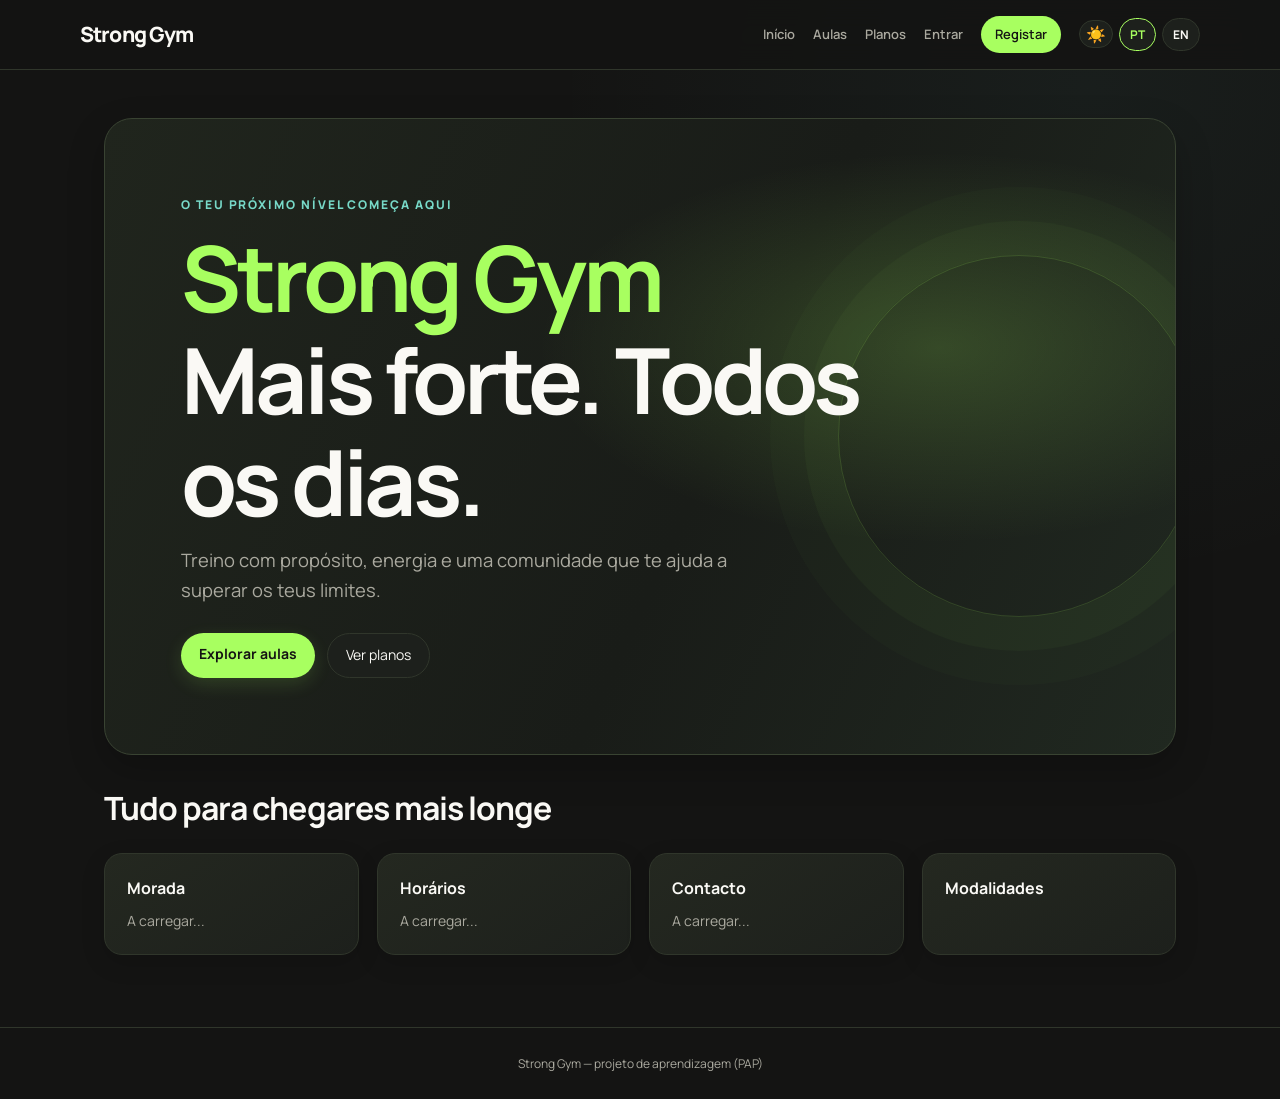
<file: frontend/index.html>
<!doctype html>
<html lang="pt">
<head>
<meta charset="utf-8">
<meta name="viewport" content="width=device-width, initial-scale=1">
<title>Strong Gym</title>
<link rel="stylesheet" href="css/style.css">
<script src="js/traducoes.js"></script>
</head>
<body>
<header class="topbar">
  <a href="index.html" class="logo">Strong Gym</a>
  <nav class="menu">
    <a href="index.html">Início</a>
    <a href="aulas.html">Aulas</a>
    <a href="planos.html">Planos</a>
    <span id="navbar-sessao"></span>
  </nav>
</header>

<main class="container">
  <section class="hero">
    <span class="eyebrow">O teu próximo nível começa aqui</span>
    <h1><span id="nome-ginasio">Strong Gym</span><br>Mais forte. Todos os dias.</h1>
    <p class="subtitle">Treino com propósito, energia e uma comunidade que te ajuda a superar os teus limites.</p>
    <div class="hero-actions">
      <a href="aulas.html" class="btn-primary">Explorar aulas</a>
      <a href="planos.html" class="btn-secondary">Ver planos</a>
    </div>
  </section>

  <h2 class="section-heading">Tudo para chegares mais longe</h2>
  <section class="info-grid">
    <div class="card">
      <h3>Morada</h3>
      <p id="info-morada">A carregar...</p>
    </div>
    <div class="card">
      <h3>Horários</h3>
      <p id="info-horarios">A carregar...</p>
    </div>
    <div class="card">
      <h3>Contacto</h3>
      <p id="info-contacto">A carregar...</p>
    </div>
    <div class="card">
      <h3>Modalidades</h3>
      <ul class="tags" id="info-modalidades"></ul>
    </div>
  </section>
</main>

<footer class="footer">Strong Gym — projeto de aprendizagem (PAP)</footer>

<script src="js/api.js"></script>
<script src="js/home.js"></script>
</body>
</html>
</file>
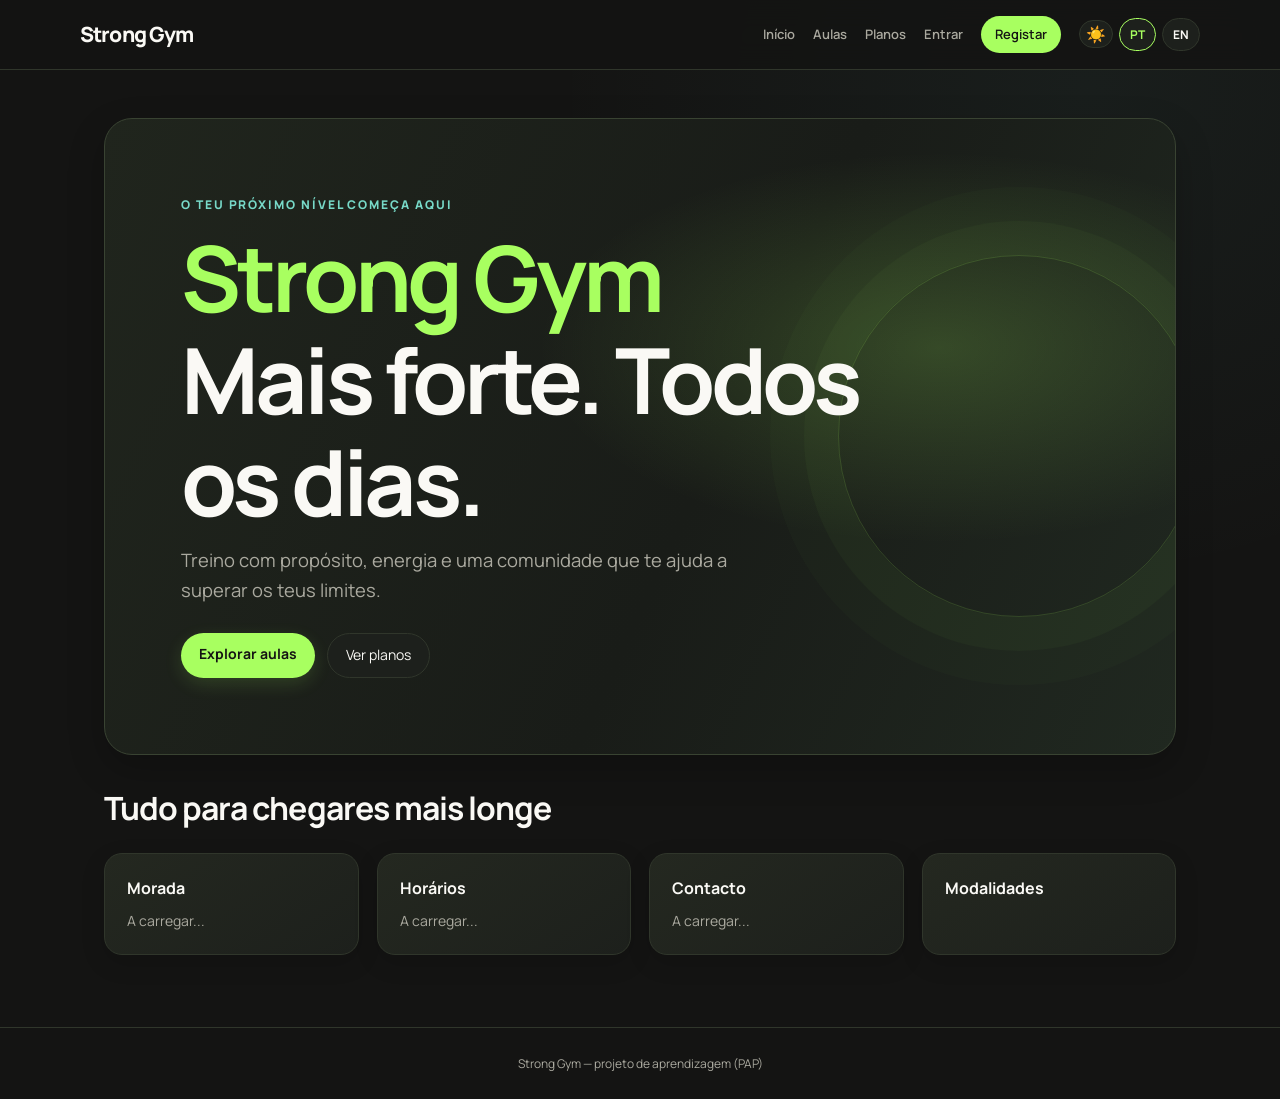
<file: frontend/admin-form.html>
<!doctype html>
<html lang="pt">
<head>
<meta charset="utf-8">
<meta name="viewport" content="width=device-width, initial-scale=1">
<title>Aula - Strong Gym</title>
<link rel="stylesheet" href="css/style.css">
<script src="js/traducoes.js"></script>
</head>
<body>
<header class="topbar">
  <a href="index.html" class="logo">Strong Gym</a>
  <nav class="menu">
    <a href="index.html">Início</a>
    <a href="aulas.html">Aulas</a>
    <a href="planos.html">Planos</a>
    <span id="navbar-sessao"></span>
  </nav>
</header>

<main class="container">
  <h1 id="titulo-form">Nova aula</h1>
  <div id="mensagem" class="flash" style="display:none"></div>

  <form class="form-auth" id="form-aula">
    <label for="nome">Nome da aula</label>
    <input type="text" id="nome" required>
    <label for="tipo">Tipo</label>
    <input type="text" id="tipo" required placeholder="ex: Cardio, Funcional, Musculação">
    <label for="instrutor">Instrutor</label>
    <input type="text" id="instrutor" required>
    <label for="sala">Sala</label>
    <input type="text" id="sala" required>
    <label for="dia_semana">Dia da semana</label>
    <input type="text" id="dia_semana" required>
    <label for="horario">Horário</label>
    <input type="text" id="horario" required placeholder="ex: 18:30">
    <label for="vagas_totais">Vagas totais</label>
    <input type="number" id="vagas_totais" min="1" value="10" required>
    <button type="submit" class="btn-primary">Guardar</button>
  </form>
</main>

<footer class="footer">Strong Gym — projeto de aprendizagem (PAP)</footer>

<script src="js/api.js"></script>
<script src="js/admin-form.js"></script>
</body>
</html>
</file>
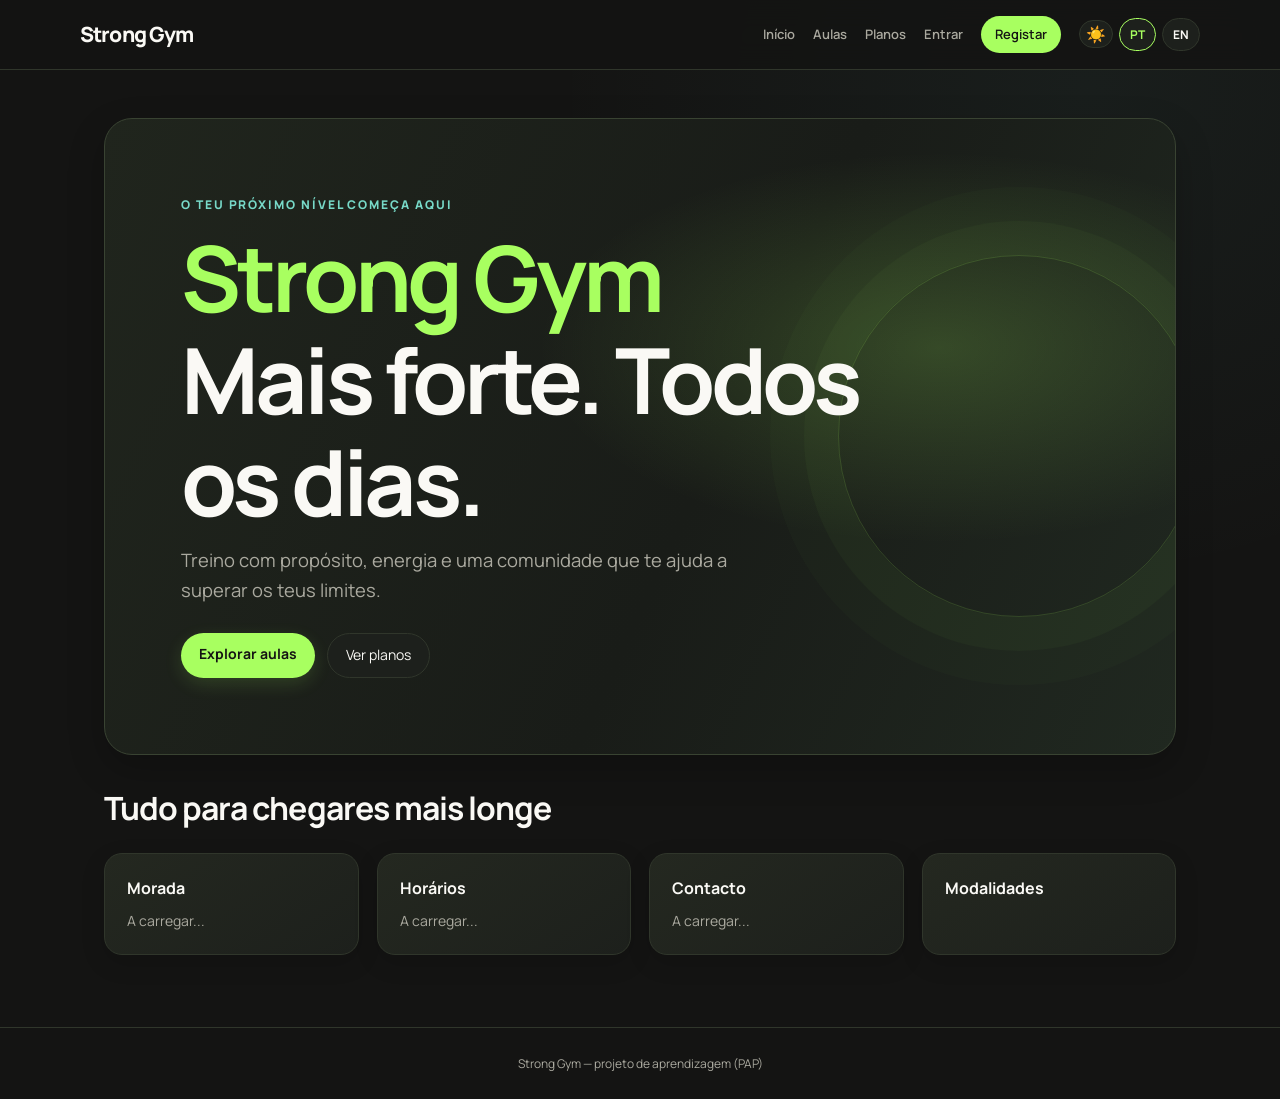
<file: frontend/admin-inscritos.html>
<!doctype html>
<html lang="pt">
<head>
<meta charset="utf-8">
<meta name="viewport" content="width=device-width, initial-scale=1">
<title>Inscritos - Strong Gym</title>
<link rel="stylesheet" href="css/style.css">
<script src="js/traducoes.js"></script>
</head>
<body>
<header class="topbar">
  <a href="index.html" class="logo">Strong Gym</a>
  <nav class="menu">
    <a href="index.html">Início</a>
    <a href="aulas.html">Aulas</a>
    <a href="planos.html">Planos</a>
    <span id="navbar-sessao"></span>
  </nav>
</header>

<main class="container">
  <h1 id="titulo">Inscritos</h1>
  <table class="admin-table">
    <thead><tr><th>Nome</th><th>Email</th><th>Data da marcação</th></tr></thead>
    <tbody id="tabela-inscritos"><tr><td colspan="3">A carregar...</td></tr></tbody>
  </table>
  <p><a href="admin.html">&larr; Voltar ao painel</a></p>
</main>

<footer class="footer">Strong Gym — projeto de aprendizagem (PAP)</footer>

<script src="js/api.js"></script>
<script>
  async function carregarInscritos() {
    if (!getToken() || !isAdmin()) {
      window.location.href = "index.html";
      return;
    }
    const id = new URLSearchParams(window.location.search).get("id");
    try {
      const dados = await apiFetch(`/admin/aulas/${id}/inscritos`);
      document.getElementById("titulo").textContent = `Inscritos em "${dados.aula.nome}"`;

      const corpo = document.getElementById("tabela-inscritos");
      if (dados.inscritos.length === 0) {
        corpo.innerHTML = '<tr><td colspan="3">Ainda ninguém se inscreveu.</td></tr>';
      } else {
        corpo.innerHTML = dados.inscritos.map((i) => `
          <tr><td>${i.nome}</td><td>${i.email}</td><td>${i.data_marcacao}</td></tr>
        `).join("");
      }
    } catch (erro) {
      document.getElementById("tabela-inscritos").innerHTML =
        `<tr><td colspan="3">Erro: ${erro.message}</td></tr>`;
    }
  }
  document.addEventListener("DOMContentLoaded", carregarInscritos);
</script>
</body>
</html>
</file>
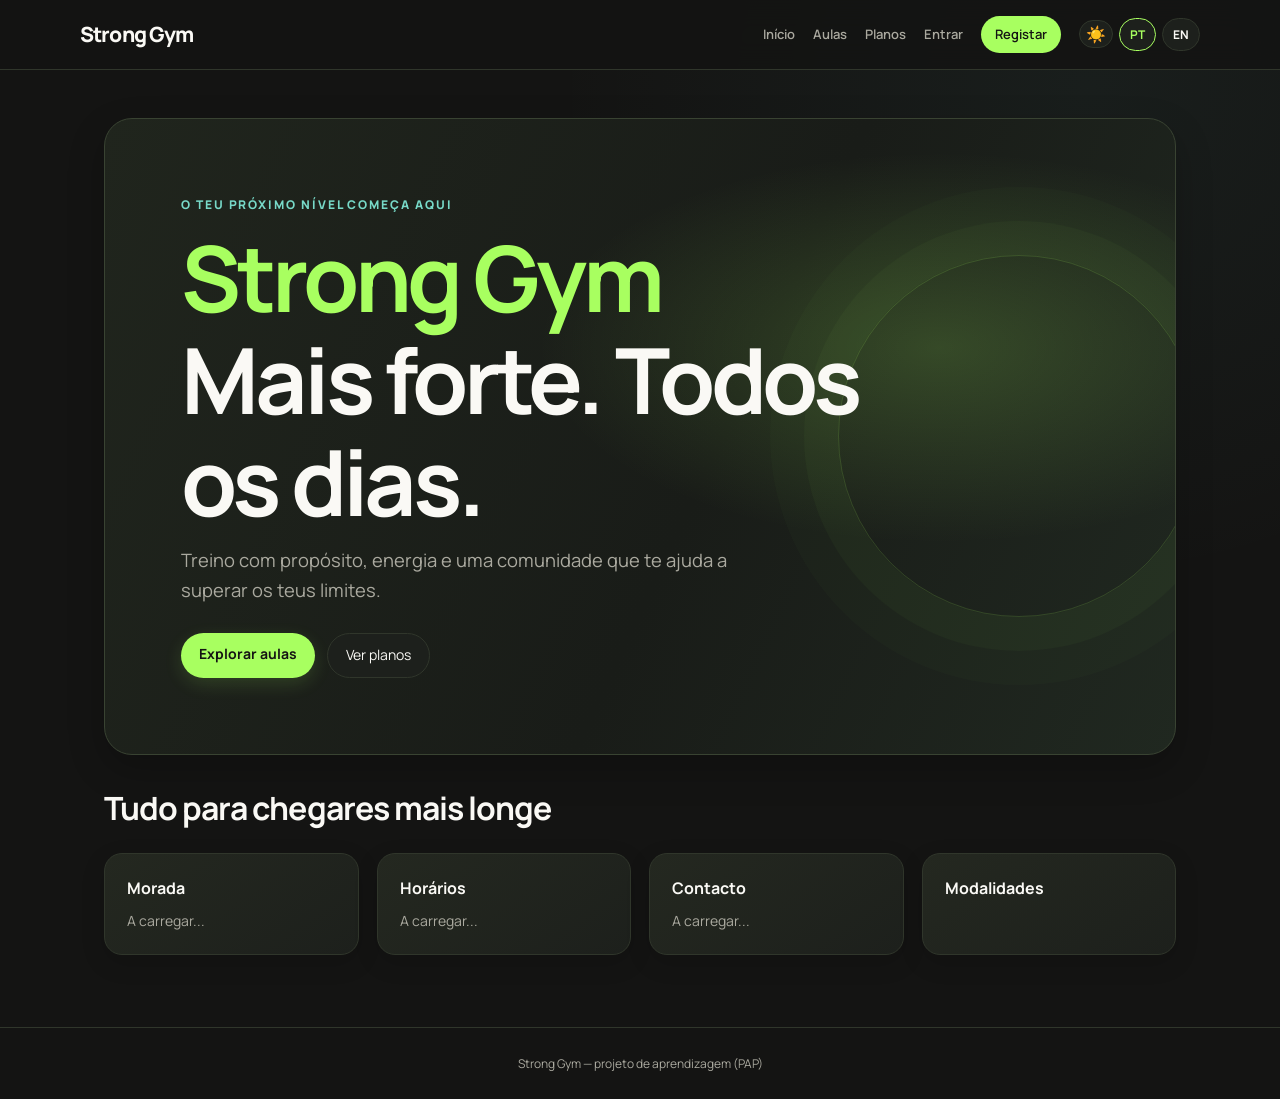
<file: frontend/admin.html>
<!doctype html>
<html lang="pt">
<head>
<meta charset="utf-8">
<meta name="viewport" content="width=device-width, initial-scale=1">
<title>Admin - Strong Gym</title>
<link rel="stylesheet" href="css/style.css">
<script src="js/traducoes.js"></script>
</head>
<body>
<header class="topbar">
  <a href="index.html" class="logo">Strong Gym</a>
  <nav class="menu">
    <a href="index.html">Início</a>
    <a href="aulas.html">Aulas</a>
    <a href="planos.html">Planos</a>
    <span id="navbar-sessao"></span>
  </nav>
</header>

<main class="container">
  <div class="admin-header">
    <h1>Painel de administrador</h1>
    <a href="admin-form.html" class="btn-primary">+ Nova aula</a>
  </div>
  <div id="mensagem" class="flash" style="display:none"></div>

  <table class="admin-table">
    <thead>
      <tr><th>Nome</th><th>Tipo</th><th>Dia</th><th>Horário</th><th>Vagas</th><th>Ações</th></tr>
    </thead>
    <tbody id="tabela-aulas">
      <tr><td colspan="6">A carregar...</td></tr>
    </tbody>
  </table>
</main>

<footer class="footer">Strong Gym — projeto de aprendizagem (PAP)</footer>

<script src="js/api.js"></script>
<script src="js/admin.js"></script>
</body>
</html>
</file>
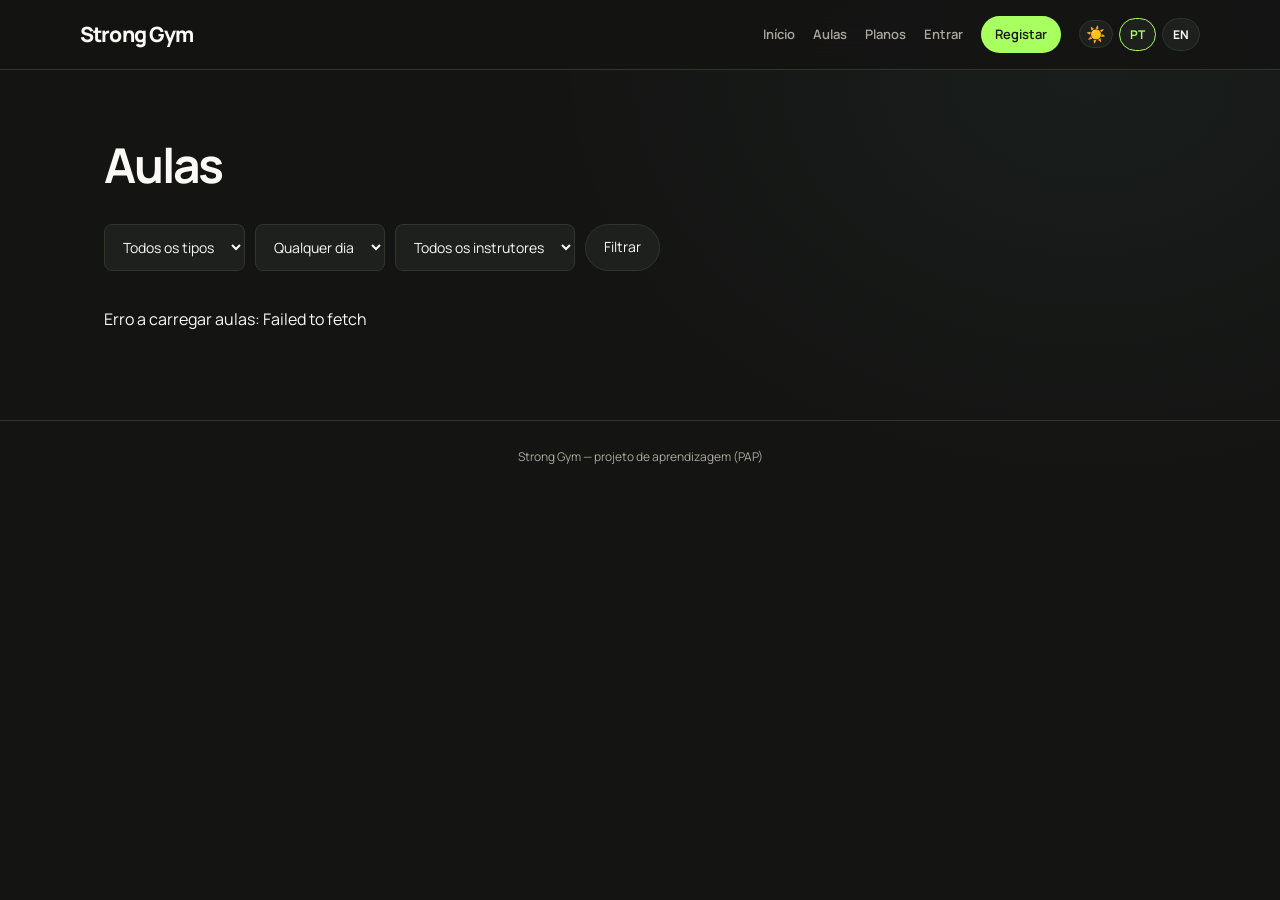
<file: frontend/aulas.html>
<!doctype html>
<html lang="pt">
<head>
<meta charset="utf-8">
<meta name="viewport" content="width=device-width, initial-scale=1">
<title>Aulas - Strong Gym</title>
<link rel="stylesheet" href="css/style.css">
<script src="js/traducoes.js"></script>
</head>
<body>
<header class="topbar">
  <a href="index.html" class="logo">Strong Gym</a>
  <nav class="menu">
    <a href="index.html">Início</a>
    <a href="aulas.html">Aulas</a>
    <a href="planos.html">Planos</a>
    <span id="navbar-sessao"></span>
  </nav>
</header>

<main class="container">
  <h1>Aulas</h1>
  <div id="mensagem" class="flash" style="display:none"></div>

  <form class="filtros" id="form-filtros">
    <select name="tipo" id="filtro-tipo"><option value="">Todos os tipos</option></select>
    <select name="dia" id="filtro-dia"><option value="">Qualquer dia</option></select>
    <select name="instrutor" id="filtro-instrutor"><option value="">Todos os instrutores</option></select>
    <button type="submit" class="btn-secondary">Filtrar</button>
  </form>

  <div class="lista-aulas" id="lista-aulas">
    <p>A carregar aulas...</p>
  </div>
</main>

<footer class="footer">Strong Gym — projeto de aprendizagem (PAP)</footer>

<script src="js/api.js"></script>
<script src="js/aulas.js"></script>
</body>
</html>
</file>
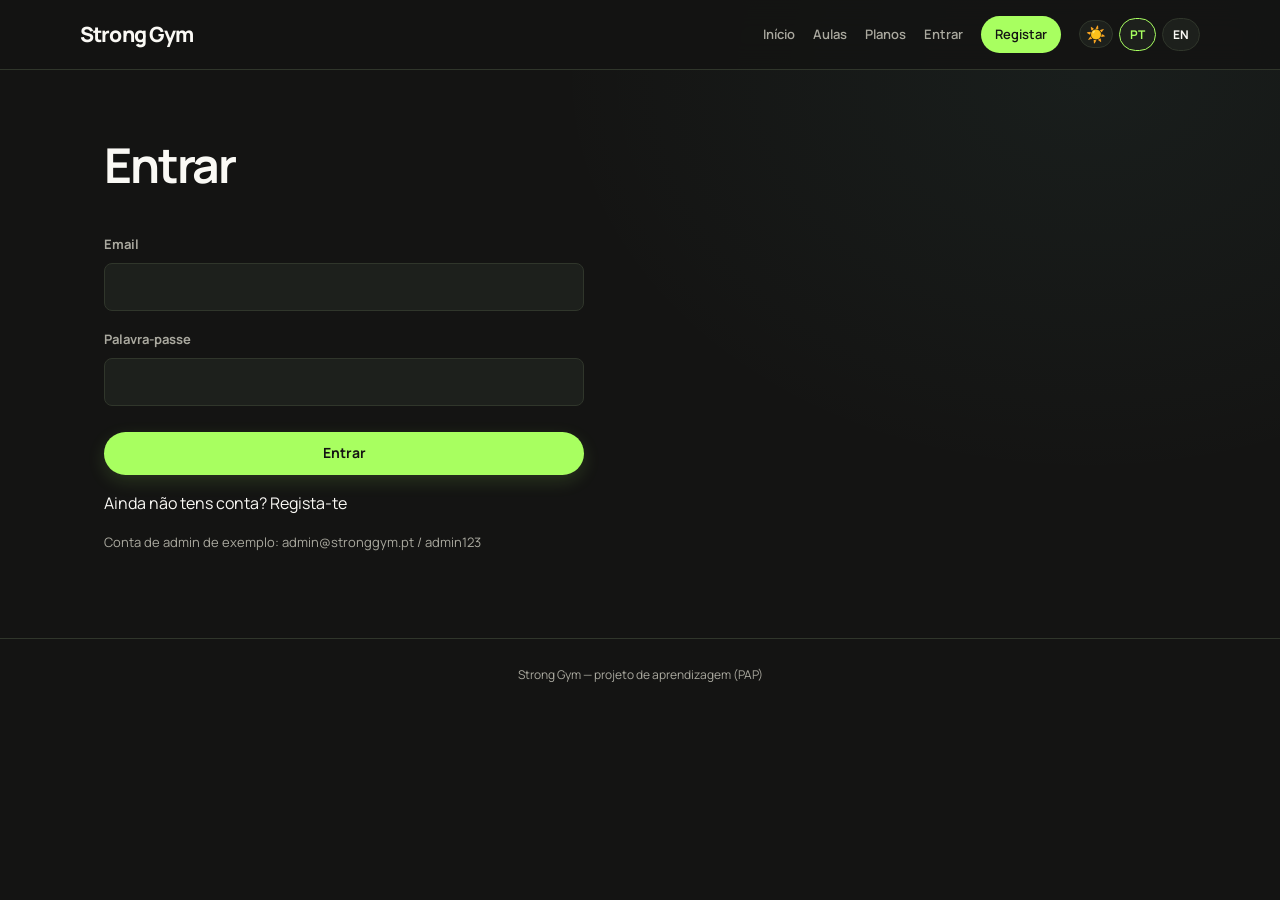
<file: frontend/login.html>
<!doctype html>
<html lang="pt">
<head>
<meta charset="utf-8">
<meta name="viewport" content="width=device-width, initial-scale=1">
<title>Entrar - Strong Gym</title>
<link rel="stylesheet" href="css/style.css">
<script src="js/traducoes.js"></script>
</head>
<body>
<header class="topbar">
  <a href="index.html" class="logo">Strong Gym</a>
  <nav class="menu">
    <a href="index.html">Início</a>
    <a href="aulas.html">Aulas</a>
    <a href="planos.html">Planos</a>
    <span id="navbar-sessao"></span>
  </nav>
</header>

<main class="container">
  <h1>Entrar</h1>
  <div id="mensagem" class="flash" style="display:none"></div>

  <form class="form-auth" id="form-login">
    <label for="email">Email</label>
    <input type="email" id="email" required>
    <label for="password">Palavra-passe</label>
    <input type="password" id="password" required>
    <button type="submit" class="btn-primary">Entrar</button>
  </form>
  <p>Ainda não tens conta? <a href="registo.html">Regista-te</a></p>
  <p class="hint">Conta de admin de exemplo: admin@stronggym.pt / admin123</p>
</main>

<footer class="footer">Strong Gym — projeto de aprendizagem (PAP)</footer>

<script src="js/api.js"></script>
<script>
  document.getElementById("form-login").addEventListener("submit", async (e) => {
    e.preventDefault();
    const email = document.getElementById("email").value;
    const password = document.getElementById("password").value;

    try {
      const resultado = await apiFetch("/login", {
        method: "POST",
        body: JSON.stringify({ email, password }),
      });
      guardarSessao(resultado.token, resultado.nome, resultado.is_admin);
      window.location.href = "index.html";
    } catch (erro) {
      mostrarMensagem(erro.message, "erro");
    }
  });
</script>
</body>
</html>
</file>
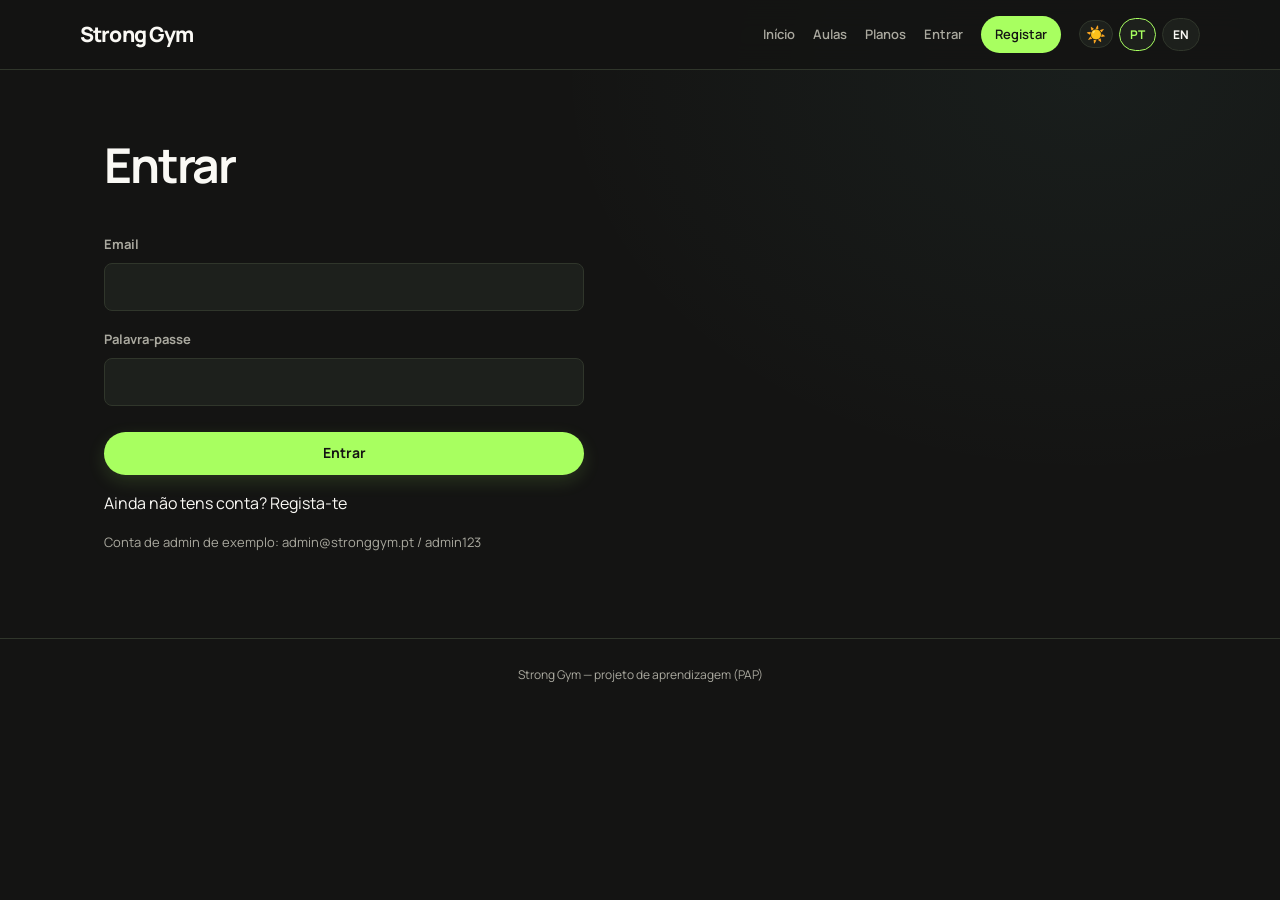
<file: frontend/myplan.html>
<!doctype html>
<html lang="pt">
<head>
<meta charset="utf-8">
<meta name="viewport" content="width=device-width, initial-scale=1">
<title>MyPlan - Strong Gym</title>
<link rel="stylesheet" href="css/style.css">
<script src="js/traducoes.js"></script>
</head>
<body>
<header class="topbar">
  <a href="index.html" class="logo">Strong Gym</a>
  <nav class="menu">
    <a href="index.html">Início</a>
    <a href="aulas.html">Aulas</a>
    <a href="planos.html">Planos</a>
    <span id="navbar-sessao"></span>
  </nav>
</header>

<main class="container">
  <span class="eyebrow">Um plano à tua medida</span>
  <h1>MyPlan</h1>
  <p class="subtitle">Partilha os teus dados e recebe uma sugestão inicial de treino e nutrição.</p>
  <div id="mensagem" class="flash" style="display:none" role="alert"></div>

  <div class="myplan-layout">
    <form class="form-auth card" id="form-myplan">
      <h2>Os teus dados</h2>
      <label for="altura">Altura (cm)</label>
      <input id="altura" name="altura" type="number" min="100" max="250" step="1" required>

      <label for="peso">Peso (kg)</label>
      <input id="peso" name="peso" type="number" min="30" max="300" step="0.1" required>

      <label for="objetivo">Objetivo</label>
      <select id="objetivo" name="objetivo" required>
        <option value="perder_peso">Perder peso</option>
        <option value="manter_forma">Manter forma</option>
        <option value="ganhar_massa_muscular">Ganhar massa muscular</option>
      </select>

      <label for="dias">Dias de treino por semana</label>
      <select id="dias" name="dias" required>
        <option value="1">1 dia</option>
        <option value="2">2 dias</option>
        <option value="3" selected>3 dias</option>
        <option value="4">4 dias</option>
        <option value="5">5 dias</option>
        <option value="6">6 dias</option>
      </select>

      <button class="btn-primary" type="submit">Gerar o meu plano</button>
      <p class="hint">As sugestões são estimativas gerais e não substituem aconselhamento profissional.</p>
    </form>

    <section class="myplan-result" id="resultado-myplan" aria-live="polite" hidden>
      <article class="card">
        <h2>Treino</h2>
        <ul class="plan-days" id="plano-treino"></ul>
      </article>
      <article class="card">
        <h2>Nutrição</h2>
        <div class="nutrition-grid">
          <div class="nutrition-stat">
            <strong id="calorias-diarias"></strong>
            <span>calorias estimadas / dia</span>
          </div>
          <div class="nutrition-stat">
            <strong id="proteina-diaria"></strong>
            <span>proteína estimada / dia</span>
          </div>
        </div>
        <p class="result-note" id="nota-nutricao"></p>
      </article>
    </section>
  </div>
</main>

<footer class="footer">Strong Gym — projeto de aprendizagem (PAP)</footer>

<script src="js/api.js"></script>
<script src="js/myplan.js"></script>
</body>
</html>
</file>
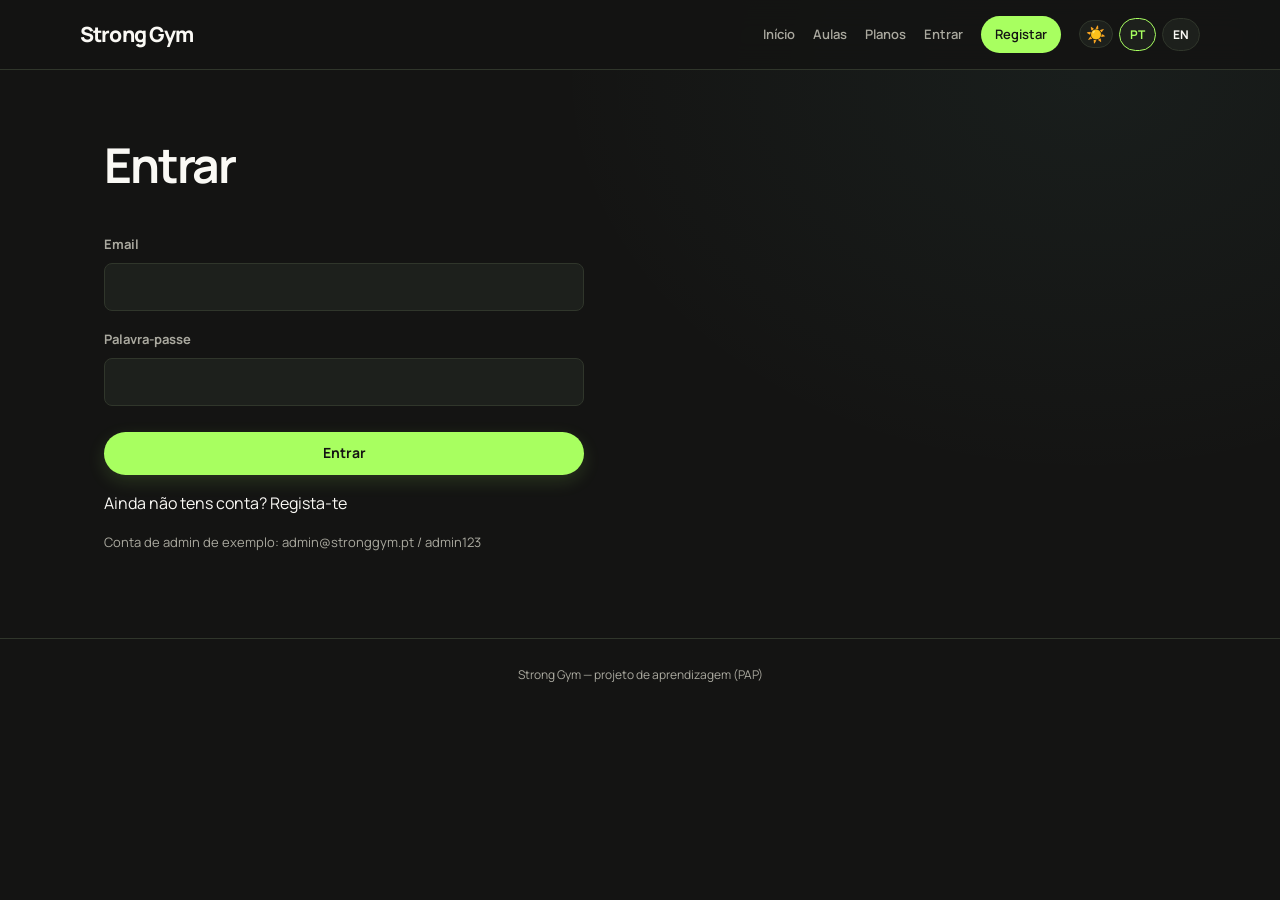
<file: frontend/perfil.html>
<!doctype html>
<html lang="pt">
<head>
<meta charset="utf-8">
<meta name="viewport" content="width=device-width, initial-scale=1">
<title>O meu perfil - Strong Gym</title>
<link rel="stylesheet" href="css/style.css">
<script src="js/traducoes.js"></script>
</head>
<body>
<header class="topbar">
  <a href="index.html" class="logo">Strong Gym</a>
  <nav class="menu">
    <a href="index.html">Início</a>
    <a href="aulas.html">Aulas</a>
    <a href="planos.html">Planos</a>
    <span id="navbar-sessao"></span>
  </nav>
</header>

<main class="container">
  <h1>O meu perfil</h1>
  <div class="card" id="dados-perfil">A carregar...</div>

  <h2>Histórico de aulas marcadas</h2>
  <div class="lista-aulas" id="historico"></div>
</main>

<footer class="footer">Strong Gym — projeto de aprendizagem (PAP)</footer>

<script src="js/api.js"></script>
<script>
  async function carregarPerfil() {
    if (!getToken()) {
      window.location.href = "login.html";
      return;
    }
    try {
      const perfil = await apiFetch("/perfil");

      document.getElementById("dados-perfil").innerHTML = `
        <p><strong>Nome:</strong> ${perfil.nome}</p>
        <p><strong>Email:</strong> ${perfil.email}</p>
        <p><strong>Plano:</strong> ${perfil.plano ? perfil.plano.nome : "Nenhum plano escolhido"}</p>
      `;

      const historico = document.getElementById("historico");
      if (perfil.historico.length === 0) {
        historico.innerHTML = "<p>Ainda não marcaste nenhuma aula.</p>";
      } else {
        historico.innerHTML = perfil.historico.map((h) => `
          <div class="card aula-card">
            <div>
              <h3>${h.nome}</h3>
              <p class="meta">${h.dia_semana} · ${h.horario} · marcado em ${h.data_marcacao}</p>
            </div>
          </div>
        `).join("");
      }
    } catch (erro) {
      document.getElementById("dados-perfil").textContent = "Erro: " + erro.message;
    }
  }
  document.addEventListener("DOMContentLoaded", carregarPerfil);
</script>
</body>
</html>
</file>
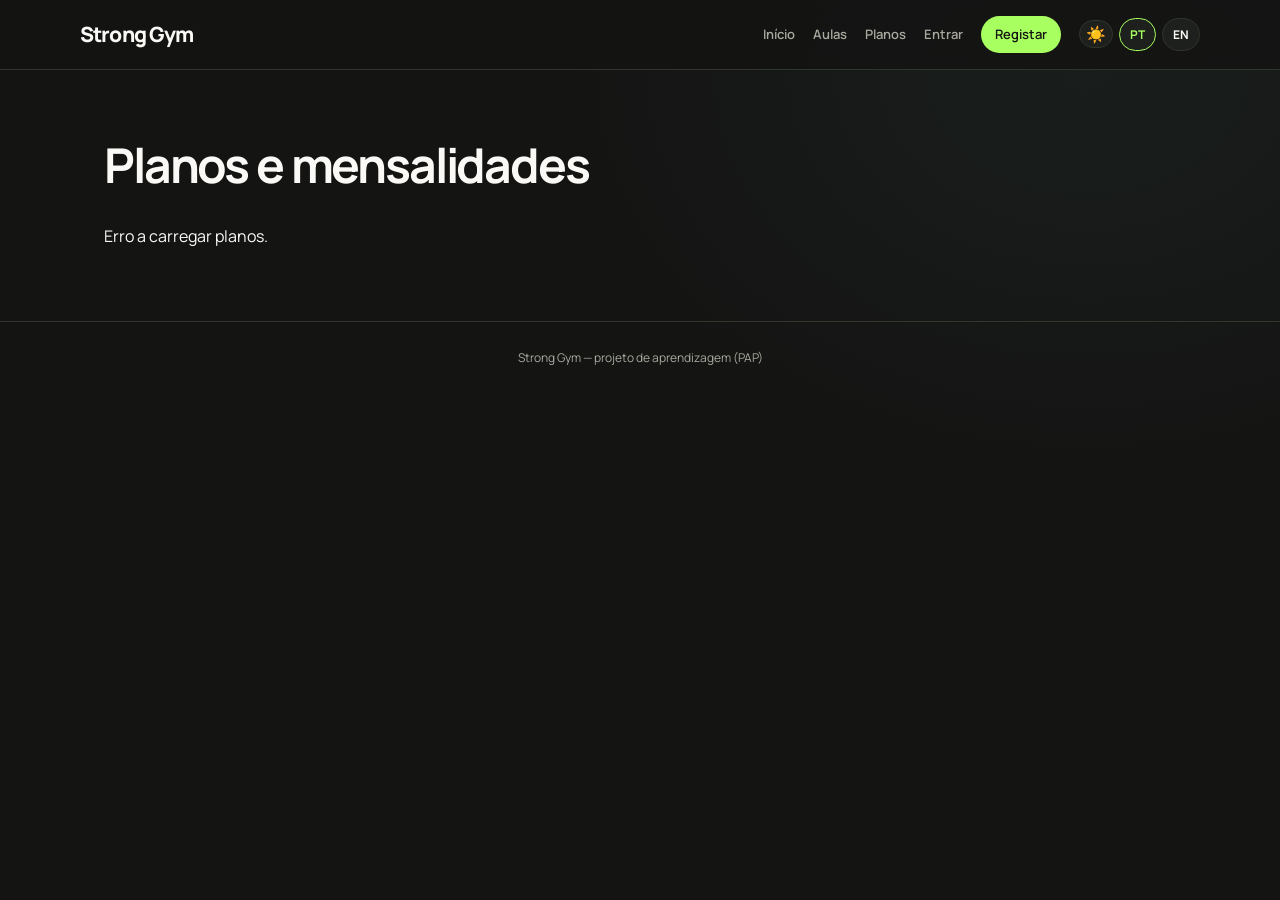
<file: frontend/planos.html>
<!doctype html>
<html lang="pt">
<head>
<meta charset="utf-8">
<meta name="viewport" content="width=device-width, initial-scale=1">
<title>Planos - Strong Gym</title>
<link rel="stylesheet" href="css/style.css">
<script src="js/traducoes.js"></script>
</head>
<body>
<header class="topbar">
  <a href="index.html" class="logo">Strong Gym</a>
  <nav class="menu">
    <a href="index.html">Início</a>
    <a href="aulas.html">Aulas</a>
    <a href="planos.html">Planos</a>
    <span id="navbar-sessao"></span>
  </nav>
</header>

<main class="container">
  <h1>Planos e mensalidades</h1>
  <div class="lista-planos" id="lista-planos">
    <p>A carregar...</p>
  </div>
</main>

<footer class="footer">Strong Gym — projeto de aprendizagem (PAP)</footer>

<script src="js/api.js"></script>
<script>
  async function carregarPlanos() {
    try {
      const planos = await apiFetch("/planos");
      const lista = document.getElementById("lista-planos");
      lista.innerHTML = planos.map((p) => `
        <div class="card plano-card">
          <h3>${p.nome}</h3>
          <p class="preco">${p.preco.toFixed(2)} €</p>
          <p>${p.descricao}</p>
        </div>
      `).join("");
    } catch (erro) {
      document.getElementById("lista-planos").innerHTML = "Erro a carregar planos.";
    }
  }
  document.addEventListener("DOMContentLoaded", carregarPlanos);
</script>
</body>
</html>
</file>
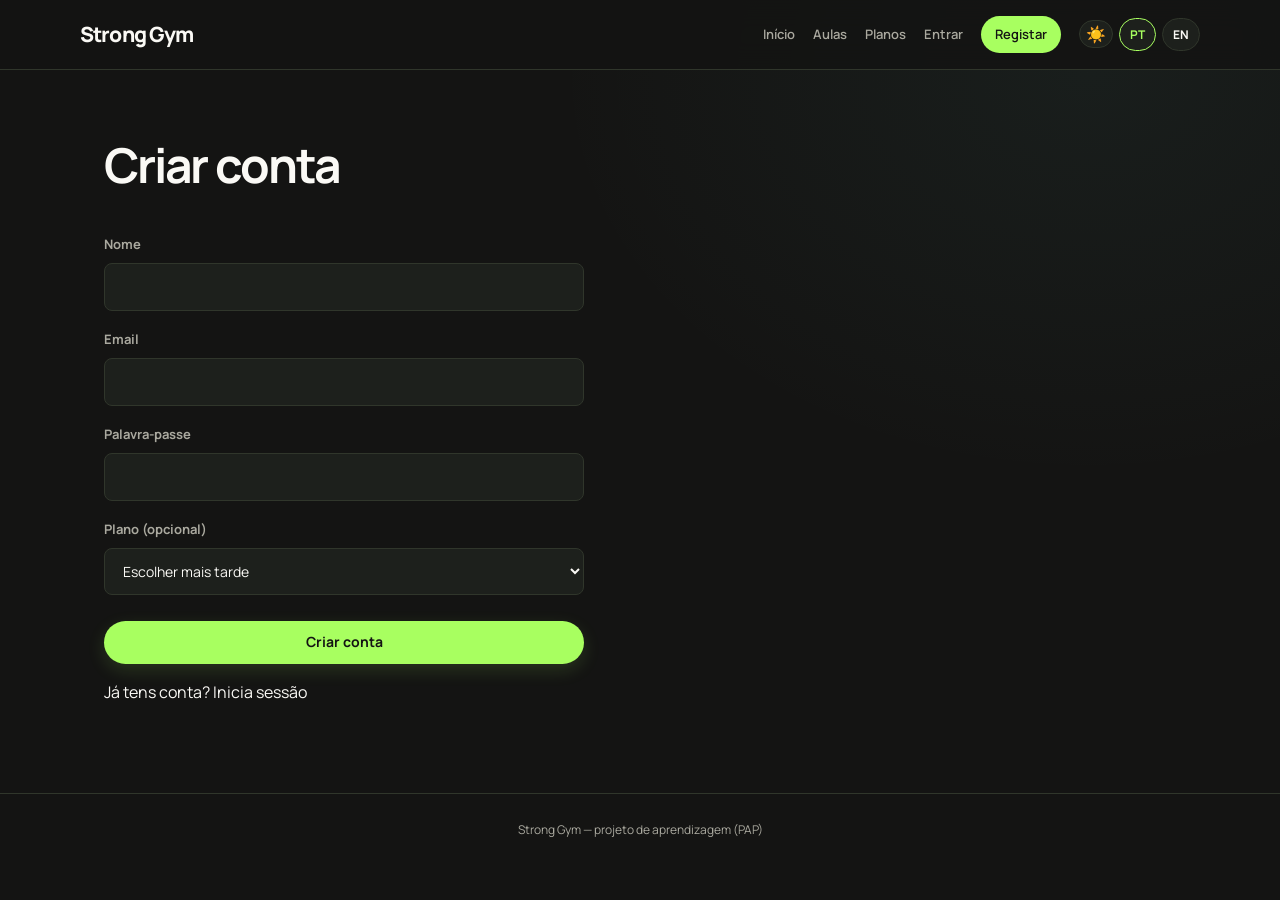
<file: frontend/registo.html>
<!doctype html>
<html lang="pt">
<head>
<meta charset="utf-8">
<meta name="viewport" content="width=device-width, initial-scale=1">
<title>Registar - Strong Gym</title>
<link rel="stylesheet" href="css/style.css">
<script src="js/traducoes.js"></script>
</head>
<body>
<header class="topbar">
  <a href="index.html" class="logo">Strong Gym</a>
  <nav class="menu">
    <a href="index.html">Início</a>
    <a href="aulas.html">Aulas</a>
    <a href="planos.html">Planos</a>
    <span id="navbar-sessao"></span>
  </nav>
</header>

<main class="container">
  <h1>Criar conta</h1>
  <div id="mensagem" class="flash" style="display:none"></div>

  <form class="form-auth" id="form-registo">
    <label for="nome">Nome</label>
    <input type="text" id="nome" required>
    <label for="email">Email</label>
    <input type="email" id="email" required>
    <label for="password">Palavra-passe</label>
    <input type="password" id="password" required minlength="6">
    <label for="plano_id">Plano (opcional)</label>
    <select id="plano_id">
      <option value="">Escolher mais tarde</option>
    </select>
    <button type="submit" class="btn-primary">Criar conta</button>
  </form>
  <p>Já tens conta? <a href="login.html">Inicia sessão</a></p>
</main>

<footer class="footer">Strong Gym — projeto de aprendizagem (PAP)</footer>

<script src="js/api.js"></script>
<script>
  async function carregarPlanosNoSelect() {
    try {
      const planos = await apiFetch("/planos");
      const select = document.getElementById("plano_id");
      planos.forEach((p) => {
        const option = document.createElement("option");
        option.value = p.id;
        option.textContent = `${p.nome} - ${p.preco.toFixed(2)} €`;
        select.appendChild(option);
      });
    } catch (erro) {
      console.error(erro);
    }
  }

  document.getElementById("form-registo").addEventListener("submit", async (e) => {
    e.preventDefault();
    const nome = document.getElementById("nome").value;
    const email = document.getElementById("email").value;
    const password = document.getElementById("password").value;
    const plano_id = document.getElementById("plano_id").value || null;

    try {
      await apiFetch("/registo", {
        method: "POST",
        body: JSON.stringify({ nome, email, password, plano_id }),
      });
      window.location.href = "login.html";
    } catch (erro) {
      mostrarMensagem(erro.message, "erro");
    }
  });

  document.addEventListener("DOMContentLoaded", carregarPlanosNoSelect);
</script>
</body>
</html>
</file>
<file: frontend/css/style.css>
@import url("https://fonts.googleapis.com/css2?family=Manrope:wght@400;500;600;700;800&display=swap");

/* Each theme changes this palette only; the rest of the stylesheet uses these tokens. */
:root {
  --bg: #141413;
  --card: #1d201c;
  --card-raised: #242820;
  --border: #30362b;
  --text: #faf9f5;
  --muted: #aaa99f;
  --accent: #a8ff60;
  --accent-blue: #77d9c8;
  --warn: #ff9f6b;
  --radius: 18px;
  --shadow: 0 14px 36px rgb(0 0 0 / 22%);
  --card-shadow: 0 8px 24px rgb(0 0 0 / 14%);
  --page-glow: rgb(119 217 200 / 5%);
  --topbar-bg: rgb(20 20 19 / 88%);
  --success-bg: #203321;
  --error-bg: #3a2321;
  --hero-border: #394332;
  --hero-glow: rgb(168 255 96 / 19%);
  --hero-start: #20251d;
  --hero-middle: #191c18;
  --hero-end: #202820;
  --hero-ring: rgb(168 255 96 / 16%);
  --hero-ring-shadow: rgb(168 255 96 / 3%);
  --hero-ring-shadow-soft: rgb(168 255 96 / 2%);
  --card-hover-border: #4a5b3c;
  --button-shadow: rgb(168 255 96 / 14%);
  --button-shadow-hover: rgb(168 255 96 / 22%);
  --cancel-hover-bg: rgb(255 159 107 / 10%);
  --icon-border: #3a4932;
  --icon-bg: rgb(168 255 96 / 8%);
  --warning-bg: #3a2b1f;
  --nutrition-bg: rgb(168 255 96 / 4%);
}

:root.light-theme,
body.light-theme {
  --bg: #f4f6f1;
  --card: #ffffff;
  --card-raised: #edf1e8;
  --border: #d7dfcf;
  --text: #20251d;
  --muted: #5f6859;
  --accent: #4c7c20;
  --accent-blue: #167a70;
  --warn: #a6471c;
  --shadow: 0 14px 36px rgb(30 45 20 / 12%);
  --card-shadow: 0 8px 24px rgb(30 45 20 / 8%);
  --page-glow: rgb(22 122 112 / 7%);
  --topbar-bg: rgb(244 246 241 / 90%);
  --success-bg: #e4f0dc;
  --error-bg: #f8e8e1;
  --hero-border: #d0ddc7;
  --hero-glow: rgb(105 158 52 / 12%);
  --hero-start: #edf3e7;
  --hero-middle: #f7f8f4;
  --hero-end: #e8f0e4;
  --hero-ring: rgb(76 124 32 / 20%);
  --hero-ring-shadow: rgb(76 124 32 / 6%);
  --hero-ring-shadow-soft: rgb(76 124 32 / 3%);
  --card-hover-border: #a8bd96;
  --button-shadow: rgb(76 124 32 / 16%);
  --button-shadow-hover: rgb(76 124 32 / 22%);
  --cancel-hover-bg: rgb(166 71 28 / 9%);
  --icon-border: #c9d9bc;
  --icon-bg: rgb(76 124 32 / 9%);
  --warning-bg: #f6e9dc;
  --nutrition-bg: rgb(76 124 32 / 5%);
}

* { box-sizing: border-box; }

body {
  margin: 0;
  min-height: 100vh;
  font-family: "Manrope", -apple-system, "Segoe UI", sans-serif;
  background:
    radial-gradient(ellipse at 85% 8%, var(--page-glow), transparent 35%),
    var(--bg);
  color: var(--text);
  line-height: 1.6;
}

a { color: var(--text); text-decoration: none; transition: color .2s ease, opacity .2s ease; }

h1, h2, h3, p { overflow-wrap: anywhere; }
h1 { font-size: clamp(2rem, 5vw, 3rem); line-height: 1.12; letter-spacing: -.045em; }
h2 { font-size: clamp(1.5rem, 3vw, 2rem); line-height: 1.2; letter-spacing: -.03em; }

.container {
  max-width: 1120px;
  margin: 0 auto;
  padding: 36px 24px 72px;
}

/* --- Cabeçalho --- */
.topbar {
  display: flex;
  justify-content: space-between;
  align-items: center;
  padding: 16px max(24px, calc((100vw - 1120px) / 2));
  border-bottom: 1px solid var(--border);
  flex-wrap: wrap;
  gap: 16px;
  background: var(--topbar-bg);
  backdrop-filter: blur(14px);
}
.logo { font-weight: 800; font-size: 21px; letter-spacing: -.04em; }
.menu { display: flex; gap: 18px; align-items: center; flex-wrap: wrap; }
#navbar-sessao { display: flex; gap: 18px; align-items: center; }
.nav-tools { display: flex; align-items: center; gap: 6px; }
.nav-control {
  border: 1px solid var(--border);
  border-radius: 999px;
  background: var(--card);
  color: var(--text);
  padding: 6px 10px;
  font-size: 12px;
  font-weight: 700;
  cursor: pointer;
}
.nav-control[aria-pressed="true"] { border-color: var(--accent); color: var(--accent); }
.theme-control { min-width: 34px; padding: 5px; font-size: 16px; line-height: 1; }
.menu a { font-size: 13px; font-weight: 600; color: var(--muted); }
.menu a:hover { color: var(--accent); }
.btn-nav {
  background: var(--accent);
  color: var(--bg) !important;
  padding: 8px 14px;
  border-radius: 999px;
  font-weight: 700;
}

/* --- Mensagens flash --- */
.flashes { margin-bottom: 16px; }
.flash { padding: 10px 14px; border-radius: 8px; margin-bottom: 8px; font-size: 14px; }
.flash-sucesso { background: var(--success-bg); color: var(--accent); }
.flash-erro { background: var(--error-bg); color: var(--warn); }

/* --- Secção inicial --- */
.hero {
  position: relative;
  isolation: isolate;
  overflow: hidden;
  min-height: 390px;
  display: flex;
  flex-direction: column;
  justify-content: center;
  align-items: flex-start;
  margin: 12px 0 34px;
  padding: clamp(34px, 7vw, 76px);
  border: 1px solid var(--hero-border);
  border-radius: 28px;
  background:
    radial-gradient(ellipse at 78% 36%, var(--hero-glow), transparent 34%),
    linear-gradient(115deg, var(--hero-start) 0%, var(--hero-middle) 56%, var(--hero-end) 100%);
  box-shadow: var(--shadow);
}
.hero::after {
  content: "";
  position: absolute;
  z-index: -1;
  width: 360px;
  height: 360px;
  top: 50%;
  right: -25px;
  border: 1px solid var(--hero-ring);
  border-radius: 50%;
  transform: translateY(-50%);
  box-shadow: 0 0 0 34px var(--hero-ring-shadow), 0 0 0 68px var(--hero-ring-shadow-soft);
}
.hero h1 { max-width: 700px; margin: 12px 0 14px; font-size: clamp(2.8rem, 7.5vw, 5.7rem); }
.hero h1 span { color: var(--accent); }
.hero .subtitle { max-width: 550px; margin: 0 0 28px; font-size: clamp(1rem, 2vw, 1.15rem); }
.eyebrow { color: var(--accent-blue); font-size: 12px; font-weight: 800; letter-spacing: .16em; text-transform: uppercase; }
.hero-actions { display: flex; flex-wrap: wrap; gap: 12px; }
.section-heading { margin: 0 0 18px; }
.subtitle { color: var(--muted); margin: 0 0 20px; }

.info-grid {
  display: grid;
  grid-template-columns: repeat(auto-fit, minmax(200px, 1fr));
  gap: 18px;
  margin-top: 26px;
}
.card {
  background: linear-gradient(145deg, var(--card-raised), var(--card));
  border: 1px solid var(--border);
  border-radius: var(--radius);
  padding: 22px;
  box-shadow: var(--card-shadow);
  transition: transform .22s ease, border-color .22s ease, box-shadow .22s ease;
}
.card:hover { transform: translateY(-3px); border-color: var(--card-hover-border); box-shadow: var(--shadow); }
.card h3 { margin: 0 0 8px; font-size: 16px; }
.card p { margin: 0; color: var(--muted); font-size: 14px; }
.tags { list-style: none; padding: 0; margin: 0; display: flex; flex-wrap: wrap; gap: 6px; }
.tags li { background: var(--bg); border: 1px solid var(--border); border-radius: 999px; padding: 4px 10px; font-size: 12px; }

/* --- Botões --- */
.btn-primary {
  background: var(--accent);
  color: var(--bg);
  border: none;
  border-radius: 999px;
  padding: 10px 18px;
  font-weight: 700;
  font-size: 14px;
  cursor: pointer;
  display: inline-block;
  text-align: center;
  transition: transform .2s ease, box-shadow .2s ease, filter .2s ease;
  box-shadow: 0 6px 18px var(--button-shadow);
}
.btn-primary:hover { transform: translateY(-2px); filter: brightness(1.06); box-shadow: 0 9px 24px var(--button-shadow-hover); }
.btn-primary:disabled { opacity: .4; cursor: not-allowed; transform: none; }
.btn-secondary {
  background: var(--card);
  border: 1px solid var(--border);
  color: var(--text);
  border-radius: 999px;
  padding: 10px 18px;
  font-size: 14px;
  cursor: pointer;
  transition: background .2s ease, border-color .2s ease, transform .2s ease;
}
.btn-secondary:hover { background: var(--card-raised); border-color: var(--accent-blue); transform: translateY(-2px); }
.btn-cancelar {
  background: transparent;
  border: 1px solid var(--warn);
  color: var(--warn);
  border-radius: 999px;
  padding: 8px 14px;
  font-size: 13px;
  cursor: pointer;
  transition: background .2s ease, transform .2s ease;
}
.btn-cancelar:hover { background: var(--cancel-hover-bg); transform: translateY(-1px); }

button, input, select { font: inherit; }
button:focus-visible, a:focus-visible, input:focus-visible, select:focus-visible {
  outline: 2px solid var(--accent-blue);
  outline-offset: 3px;
}

/* --- Filtros --- */
.filtros { display: flex; gap: 10px; flex-wrap: wrap; margin: 20px 0; }

/* --- Lista de aulas --- */
.lista-aulas { display: flex; flex-direction: column; gap: 14px; }
.aula-card { display: flex; justify-content: space-between; align-items: center; gap: 16px; flex-wrap: wrap; }
.aula-card h3 { margin: 0 0 4px; font-size: 16px; }
.meta { color: var(--muted); font-size: 13px; margin: 0; }
.aula-acao { display: flex; align-items: center; gap: 12px; }
.aula-info { display: flex; align-items: center; gap: 16px; }
.modalidade-icon {
  display: grid;
  width: 48px;
  height: 48px;
  flex: 0 0 48px;
  place-items: center;
  border: 1px solid var(--icon-border);
  border-radius: 15px;
  background: var(--icon-bg);
  color: var(--accent);
  font-size: 22px;
}

.badge { font-size: 12px; font-weight: 700; padding: 4px 10px; border-radius: 999px; }
.badge-livre { background: var(--success-bg); color: var(--accent); }
.badge-aviso { background: var(--warning-bg); color: var(--warn); }
.badge-esgotado { background: var(--bg); color: var(--muted); border: 1px solid var(--border); }

/* --- Planos --- */
.lista-planos { display: grid; grid-template-columns: repeat(auto-fit, minmax(240px, 1fr)); gap: 18px; }
.plano-card .preco { font-size: 26px; font-weight: 700; color: var(--accent); margin: 6px 0; }

/* --- Formulários (login/registo/admin) --- */
.form-auth { display: flex; flex-direction: column; gap: 8px; max-width: 480px; }
.form-auth label { font-size: 13px; font-weight: 700; color: var(--muted); margin-top: 10px; }
.form-auth input, .form-auth select, .filtros select {
  background: var(--card);
  border: 1px solid var(--border);
  color: var(--text);
  border-radius: 8px;
  padding: 12px 14px;
  font-size: 14px;
  transition: border-color .2s ease, background .2s ease;
}
.form-auth input:focus, .form-auth select:focus, .filtros select:focus { border-color: var(--accent-blue); background: var(--card-raised); }
.form-auth button { margin-top: 18px; }
.hint { color: var(--muted); font-size: 13px; }
.myplan-layout { display: grid; grid-template-columns: minmax(260px, .8fr) minmax(0, 1.2fr); gap: 20px; align-items: start; }
.myplan-result { display: grid; gap: 16px; }
.myplan-result[hidden] { display: none; }
.myplan-result h2 { margin: 0 0 14px; }
.plan-days { display: grid; gap: 10px; margin: 0; padding: 0; list-style: none; }
.plan-days li { display: flex; justify-content: space-between; gap: 14px; padding: 12px 0; border-bottom: 1px solid var(--border); }
.plan-days li:last-child { border-bottom: 0; }
.nutrition-grid { display: grid; grid-template-columns: repeat(2, minmax(0, 1fr)); gap: 12px; }
.nutrition-stat { padding: 16px; border: 1px solid var(--border); border-radius: 14px; background: var(--nutrition-bg); }
.nutrition-stat strong { display: block; color: var(--accent); font-size: clamp(1.4rem, 4vw, 2rem); }
.nutrition-stat span { color: var(--muted); font-size: 13px; }
.result-note { color: var(--muted); font-size: 12px; margin-top: 14px !important; }

/* --- Admin --- */
.admin-header { display: flex; justify-content: space-between; align-items: center; flex-wrap: wrap; gap: 12px; }
.admin-table { width: 100%; border-collapse: collapse; margin-top: 16px; }
.admin-table th, .admin-table td {
  text-align: left;
  padding: 10px 12px;
  border-bottom: 1px solid var(--border);
  font-size: 14px;
}
.admin-table th { color: var(--muted); font-weight: 600; }
.admin-acoes { display: flex; gap: 10px; align-items: center; }
.admin-acoes a { color: var(--accent); font-size: 13px; }
.admin-acoes form { display: inline; }

.footer { text-align: center; color: var(--muted); font-size: 12px; padding: 26px 20px; border-top: 1px solid var(--border); }

/* --- Responsividade --- */
@media (max-width: 600px) {
  .container { padding: 24px 16px 52px; }
  .topbar { padding: 14px 16px; flex-direction: column; align-items: flex-start; }
  .menu { gap: 12px; }
  #navbar-sessao { gap: 12px; }
  .hero { min-height: 350px; padding: 32px 24px; border-radius: 22px; }
  .hero::after { width: 230px; height: 230px; right: -105px; }
  .aula-card { flex-direction: column; align-items: flex-start; }
  .aula-info { align-items: flex-start; }
  .aula-acao { flex-wrap: wrap; }
  .admin-table { display: block; overflow-x: auto; }
  .myplan-layout { grid-template-columns: 1fr; }
  .plan-days li { flex-direction: column; gap: 2px; }
}

@media (prefers-reduced-motion: reduce) {
  *, *::before, *::after { scroll-behavior: auto !important; transition-duration: .01ms !important; }
}
</file>
